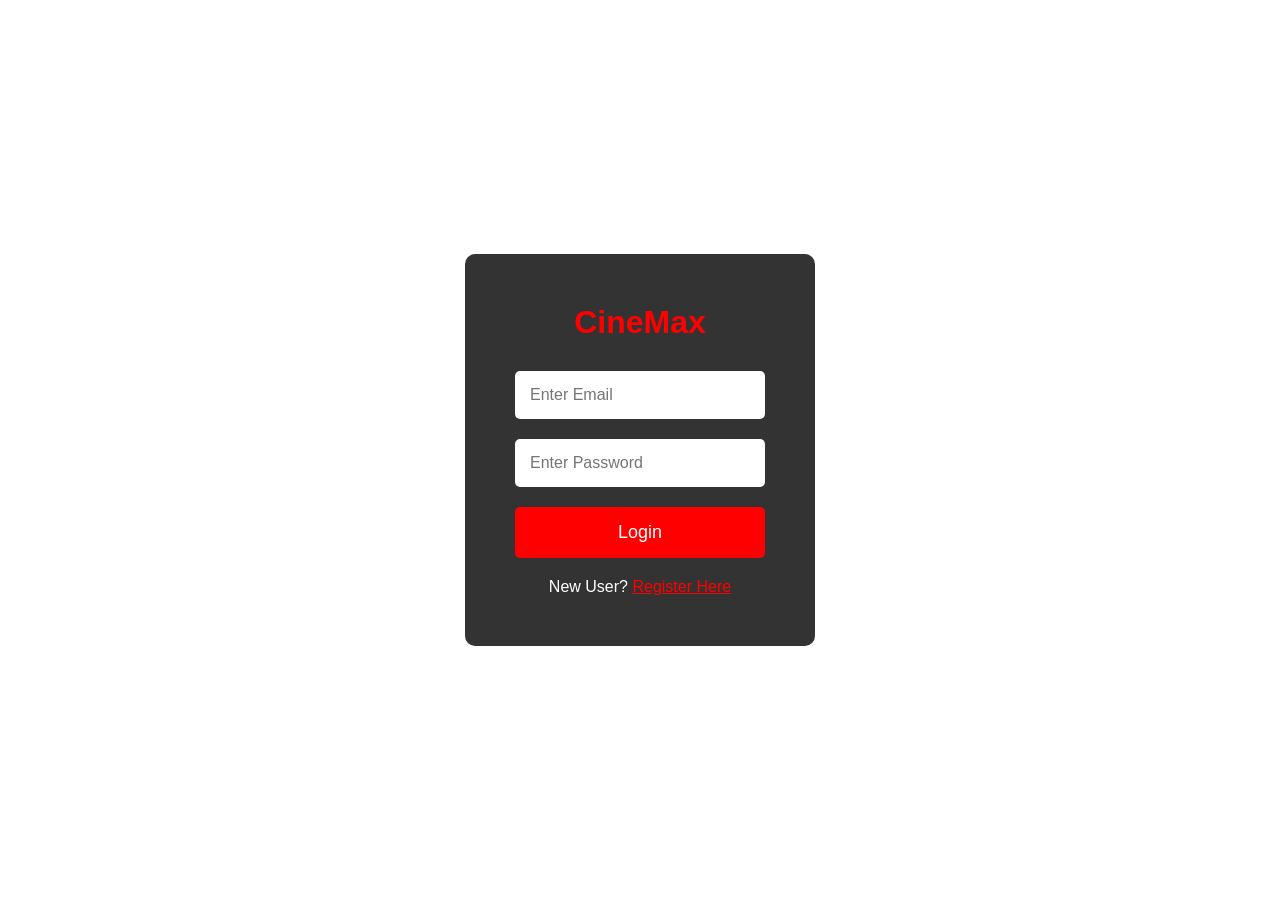
<file: index.html>
<!DOCTYPE html>

<html lang="en">

<head>

    <meta charset="UTF-8">

    <meta name="viewport"
    content="width=device-width, initial-scale=1.0">

    <title>CineMax</title>

    <link rel="stylesheet"
    href="css/style.css">

</head>

<body>
    <div id="loader">

    <h1 class="loader-logo">

        CineMax

    </h1>

    <div class="loader-spinner">

    </div>

    <p>

        Loading Entertainment...

    </p>

</div>

<header class="navbar">

    <h1>CineMax</h1>

    <div class="search-container">

        <input type="text"
        placeholder="Search Movies..."
        class="search-bar">

        <div class="search-results">

        </div>

    </div>

    <div class="nav-right">

        <h3 id="welcomeUser">

        </h3>

        <div class="menu-container">

            <div class="menu-icon"

            onclick="toggleCategories()">

                ☰

            </div>

        </div>

    </div>

</header>

<div class="categories-popup"

id="categoriesPopup">

<div id="adminMenu"

onclick=
"window.location.href='admin.html'">

    ⚙ Admin

</div>

<p id="profileMenu"

onclick=
"window.location.href='profile.html'">

    👤 User Profile

</p>

<p id="subscriptionMenu"

onclick=
"window.location.href='subscription.html'">

    💎 Subscription

</p>

<p id="categoriesMenu"

onclick="toggleCategoryList()">

    🎬 Categories ▼

</p>

<div id="categoryList"

style="display:none;">

    <p onclick="loadCategory('All')">

        All

    </p>

    <p onclick="loadCategory('Action')">

        Action

    </p>

    <p onclick="loadCategory('Thriller')">

        Thriller

    </p>

    <p onclick="loadCategory('Sci-Fi')">

        Sci-Fi

    </p>


    <p onclick="loadCategory('Music')">

        Music

    </p>


    <p onclick="loadCategory('Fantasy')">

        Fantasy

    </p>

</div>

<p id="watchlistMenu"

onclick=
"window.location.href='watchlist.html'">

    ❤️ Watchlist

</p>

<p id="downloadMenu"

onclick=
"window.location.href='downloads.html'">

    ⬇ Download

</p>

<p onclick="logoutUser()">

    🚪 Logout

</p>

</div>

<section class="hero-section">

    <div class="hero-content">

        <h1>Welcome To CineMax</h1>

        <p>

            Unlimited Movies,
            TV Shows and Entertainment

        </p>
        <button class="hero-btn"

onclick=
"window.location.href='recent.html'">

    Recently Watched

</button>

    </div>

</section>

<h1 class="section-title">

    Trending Now

</h1>

<section class="movies-container"

id="moviesContainer">

</section>

<div class="footer">

    <h2>CineMax</h2>

    <p>

        Unlimited Movies, TV Shows and Premium Entertainment.

    </p>

    <div class="footer-links">

        <a href="#">Home</a>

        <a href="#">Movies</a>

        <a href="#">TV Shows</a>

        <a href="#">Subscription</a>

        <a href="#">Support</a>

    </div>

    <p class="copyright">

        © 2026 CineMax. All Rights Reserved.

    </p>

</div>

<script src="js/script.js"></script>

<script>

const token =
localStorage.getItem("token");

if(!token){

    window.location.replace(
    "login.html"
    );
}

fetch(
"https://cinemax-1-5ql6.onrender.com/movies/all"
)

.then(response => response.json())

.then(movies => {

    const container =

    document.getElementById(
    "moviesContainer"
    );

    container.innerHTML = "";

    movies.forEach(function(movie){

        container.innerHTML += `

        <div class="movie-card"

        onclick="openMovie(

        '${movie.title}',

        '${movie.image}',

        '${movie.info}',

        '${movie.description}',

        '${movie.trailer}'

        )">

            <img src="images/${movie.image}">

            <div class="play-btn">

                ▶

            </div>

            <h2>

                ${movie.title}

            </h2>

            <p>

                ${movie.info}

            </p>

            <button class="watch-btn">

                Watch Now

            </button>

            <button class="watchlist-btn"

            onclick="event.stopPropagation();

            addToWatchlist(

            '${movie.title}',

            '${movie.image}'

            )">

                + Watchlist

            </button>

        </div>

        `;
    });

});

</script>
<script>

window.addEventListener(

"load",

function(){

setTimeout(function(){

document.getElementById(
"loader"
).style.opacity = "0";

setTimeout(function(){

document.getElementById(
"loader"
).style.display = "none";

},500);

},2500);

});

</script>
<div id="toast">

</div>
</body>

</html>
</file>
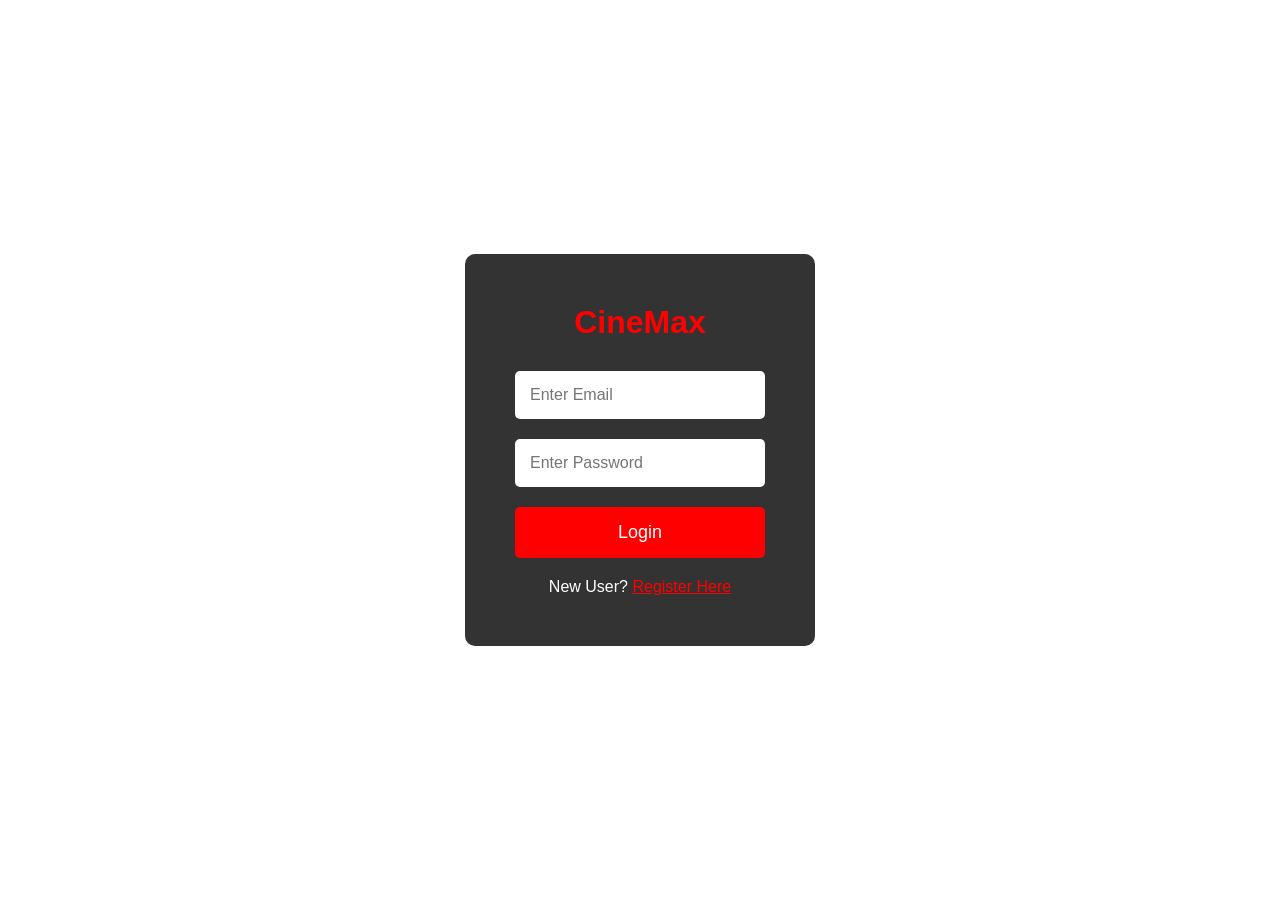
<file: admin.html>
<!DOCTYPE html>

<html lang="en">

<head>

<meta charset="UTF-8">

<meta name="viewport"
content="width=device-width, initial-scale=1.0">

<title>Admin Panel</title>

<link rel="stylesheet"
href="css/style.css">

</head>

<body class="admin-page">

    <div class="global-back-btn"

onclick="history.back()">

←

</div>

<h1 class="admin-title">
    CineMax Admin Panel
</h1>

<div class="admin-form">

<input type="text"
id="title"
placeholder="Movie Title">

<input type="text"
id="image"
placeholder="Image Path">

<input type="text"
id="info"
placeholder="Movie Info">

<input type="text"
id="category"
placeholder="Category">

<input type="text"
id="trailer"
placeholder="Trailer Link">

<textarea

id="description"

placeholder="Movie Description"></textarea>

<button onclick="addMovie()">

<span id="buttonText">

    Add Movie

</span>

</button>

<button

onclick="clearForm()"

class="clear-btn">

    Clear All

</button>

</div>

<h2 class="movie-list-title">

    All Movies

</h2>

<input

type="text"

id="adminSearch"

placeholder="Search Movie"

onkeyup="searchMovies()"

class="admin-search">

<div id="adminMovieList">

</div>

<script>
    const role =

localStorage.getItem(
"role"
);

if(role !== "admin"){

    alert(
    "Access Denied"
    );

    window.location.href =
    "index.html";
}

let editingMovieId = null;

function addMovie(){

    const movie = {

        title:
        document.getElementById(
        "title"
        ).value,

        image:
        document.getElementById(
        "image"
        ).value,

        info:
        document.getElementById(
        "info"
        ).value,

        category:
        document.getElementById(
        "category"
        ).value,

        trailer:
        document.getElementById(
        "trailer"
        ).value,

        description:
        document.getElementById(
        "description"
        ).value
    };

    fetch(

editingMovieId === null

?

"https://cinemax-1-5ql6.onrender.com/movies/add"

:

"https://cinemax-1-5ql6.onrender.com/movies/update/"
+ editingMovieId,

{

    method:

    editingMovieId === null

    ?

    "POST"

    :

    "PUT",

        headers:{
            "Content-Type":
            "application/json"
        },

        body:JSON.stringify(movie)
    })

    .then(response => response.text())

    .then(data => {

        alert(data);

        loadMovies();

        document.getElementById(
"title"
).value = "";

document.getElementById(
"image"
).value = "";

document.getElementById(
"info"
).value = "";

document.getElementById(
"category"
).value = "";

document.getElementById(
"trailer"
).value = "";

document.getElementById(
"description"
).value = "";

editingMovieId = null;

document.getElementById(
"buttonText"
).innerText =

"Add Movie";

    });

}

function loadMovies(){

    fetch(
    "https://cinemax-1-5ql6.onrender.com/movies/all"
    )

    .then(response => response.json())

    .then(movies => {

        const container =
        document.getElementById(
        "adminMovieList"
        );

        container.innerHTML = "";

        movies.forEach(function(movie){

            container.innerHTML += `

            <div class="admin-movie-card">

                <span>

                    ${movie.title}

                </span>

                <div>

<button

onclick="editMovie(

${movie.id},

'${movie.title}',

'${movie.image}',

'${movie.info}',

'${movie.category}',

'${movie.trailer}',

'${movie.description}'

)">

Edit

</button>

<button

onclick="deleteMovie(
${movie.id}
)">

Delete

</button>

</div>

            </div>

            `;
        });

    });

}
function deleteMovie(id){

    fetch(

    "https://cinemax-1-5ql6.onrender.com/movies/delete/"
    + id,

    {

        method:"DELETE"
    })

    .then(response => response.text())

    .then(data => {

        alert(data);

        loadMovies();

    });

}
function editMovie(

id,
title,
image,
info,
category,
trailer,
description

){

    editingMovieId = id;

    document.getElementById(
    "title"
    ).value = title;

    document.getElementById(
    "image"
    ).value = image;

    document.getElementById(
    "info"
    ).value = info;

    document.getElementById(
    "category"
    ).value = category;

    document.getElementById(
    "trailer"
    ).value = trailer;

    document.getElementById(
    "description"
    ).value = description;

    document.getElementById(
    "buttonText"
    ).innerText =

    "Update Movie";
}

loadMovies();

function searchMovies(){

    const searchText =

    document.getElementById(
    "adminSearch"
    ).value.toLowerCase();

    const cards =

    document.querySelectorAll(
    ".admin-movie-card"
    );

    cards.forEach(function(card){

        const title =

card.querySelector(
"span"
).innerText.toLowerCase();

        if(title.includes(searchText)){

            card.style.display = "flex";
        }

        else{

            card.style.display = "none";
        }

    });

}
function clearForm(){

    document.getElementById(
    "title"
    ).value = "";

    document.getElementById(
    "image"
    ).value = "";

    document.getElementById(
    "info"
    ).value = "";

    document.getElementById(
    "category"
    ).value = "";

    document.getElementById(
    "trailer"
    ).value = "";

    document.getElementById(
    "description"
    ).value = "";

    editingMovieId = null;

    document.getElementById(
    "buttonText"
    ).innerText =

    "Add Movie";
}

</script>

</body>

</html>
</file>
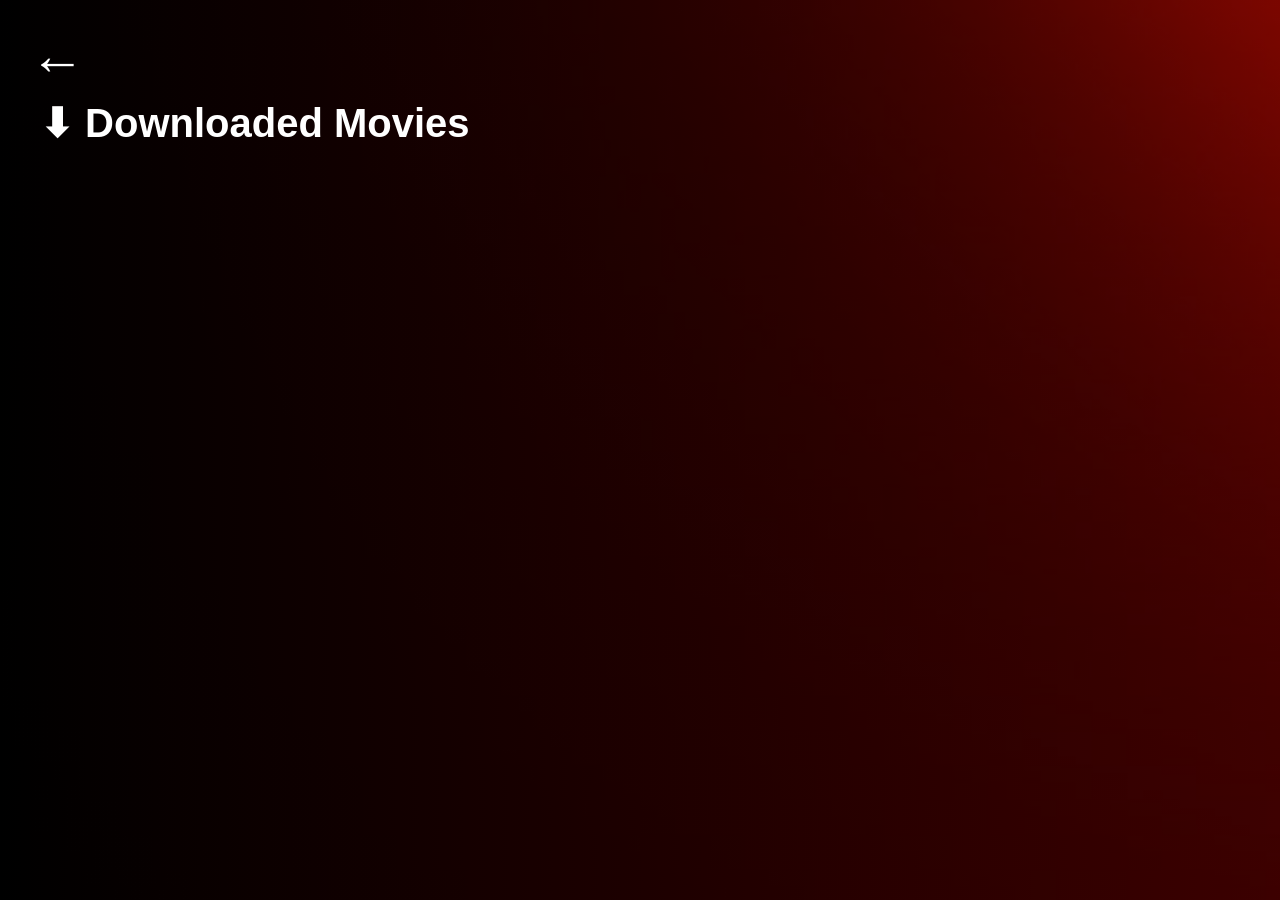
<file: downloads.html>
<!DOCTYPE html>

<html lang="en">

<head>

    <meta charset="UTF-8">

    <meta name="viewport"
    content="width=device-width, initial-scale=1.0">

    <title>Downloads</title>

    <link rel="stylesheet"
    href="css/style.css">

</head>

<body class="movie-page">
    <div class="global-back-btn"

onclick="history.back()">

←

</div>

    <h1 class="recommend-title">
        ⬇ Downloaded Movies
    </h1>

    <div class="recommend-container"
    id="downloadContainer">

    </div>

<script>

fetch("https://cinemax-1-5ql6.onrender.com/downloads/all")

.then(response => response.json())

.then(downloads => {

    const container =
    document.getElementById(
    "downloadContainer"
    );

    if(downloads.length === 0){

        container.innerHTML =
        "<h2>No Downloaded Movies</h2>";
    }

    downloads.forEach(function(movie){

        container.innerHTML += `

        <div class="watchlist-card">

            <img src="${movie.movieImage}">

            <p>${movie.movieTitle}</p>

            <button class="watchlist-watch-btn"

            onclick="openDownloadMovie(
            '${movie.movieTitle}',
            '${movie.movieImage}'
            )">

                ▶ Watch

            </button>

            <button class="delete-btn"

            onclick="removeDownloadMovie(
            ${movie.id}
            )">

                🗑 Delete

            </button>

        </div>

        `;
    });

});

function openDownloadMovie(title, image){

    localStorage.setItem(
        "movieTitle",
        title
    );

    localStorage.setItem(
        "movieImage",
        image
    );

    window.location.href =
        "movie.html";
}

function removeDownloadMovie(id){

    fetch(

        "https://cinemax-1-5ql6.onrender.com/downloads/delete/" + id,

        {

            method:"DELETE"
        }

    )

    .then(response => response.text())

    .then(data => {

        location.reload();
    });
}

</script>

</body>

</html>
</file>
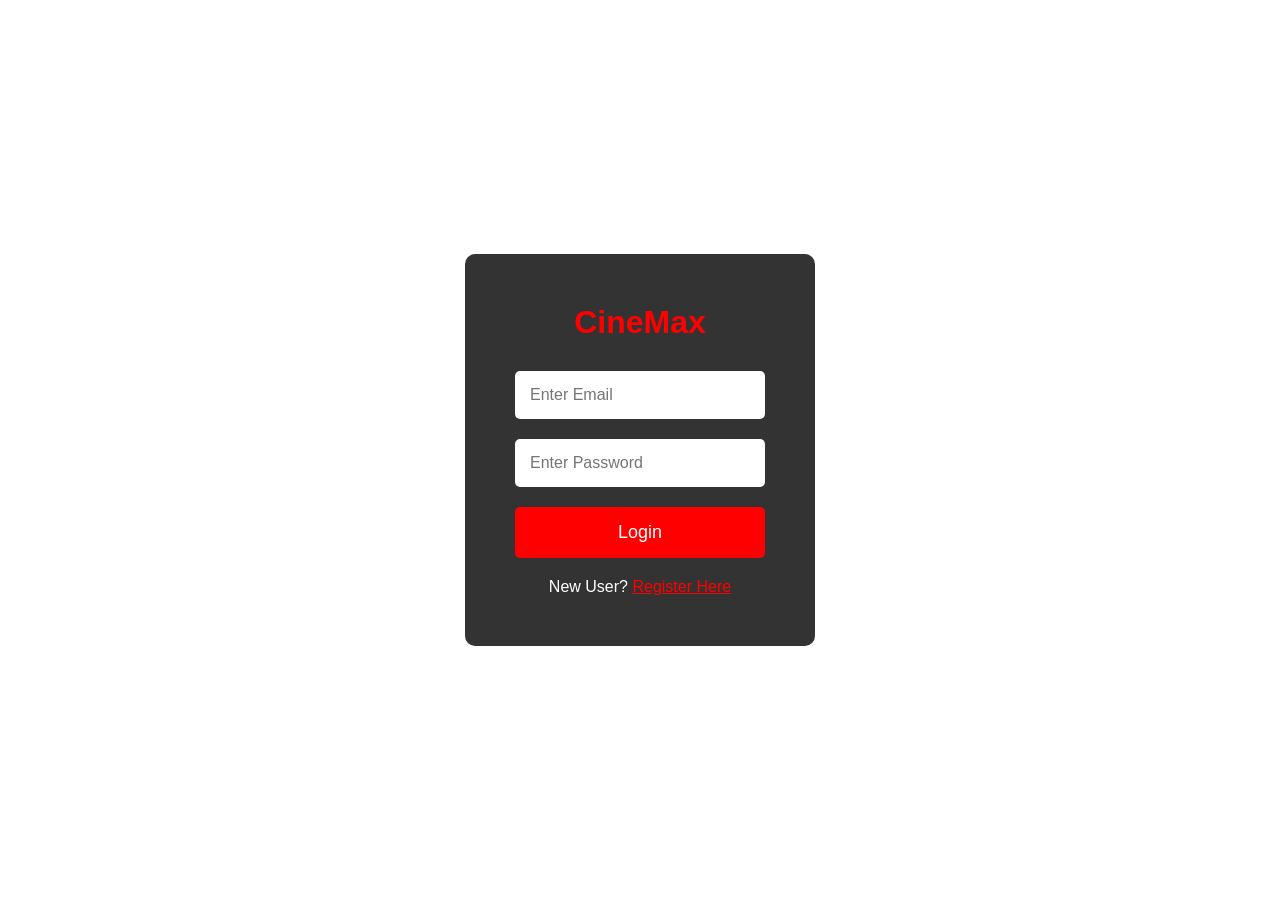
<file: login.html>
<!DOCTYPE html>
<html lang="en">

<head>
    <meta charset="UTF-8">
    <meta name="viewport" content="width=device-width, initial-scale=1.0">
    <title>Login - CineMax</title>

    <link rel="stylesheet" href="css/style.css">
</head>

<body class="login-body">

    <div class="login-container">

        <h1>CineMax</h1>

        <form id="loginForm">

            <input type="email"
                   id="loginEmail"
                   placeholder="Enter Email"
                   required>

            <input type="password"
                   id="loginPassword"
                   placeholder="Enter Password"
                   required>

            <button type="submit">
                Login
            </button>

            <p style="text-align:center; margin-top:20px; color:white;">
                New User?

                <a href="register.html" style="color:red;">
                    Register Here
                </a>
            </p>

        </form>

    </div>

    <script src="js/script.js"></script>

</body>

</html>
</file>
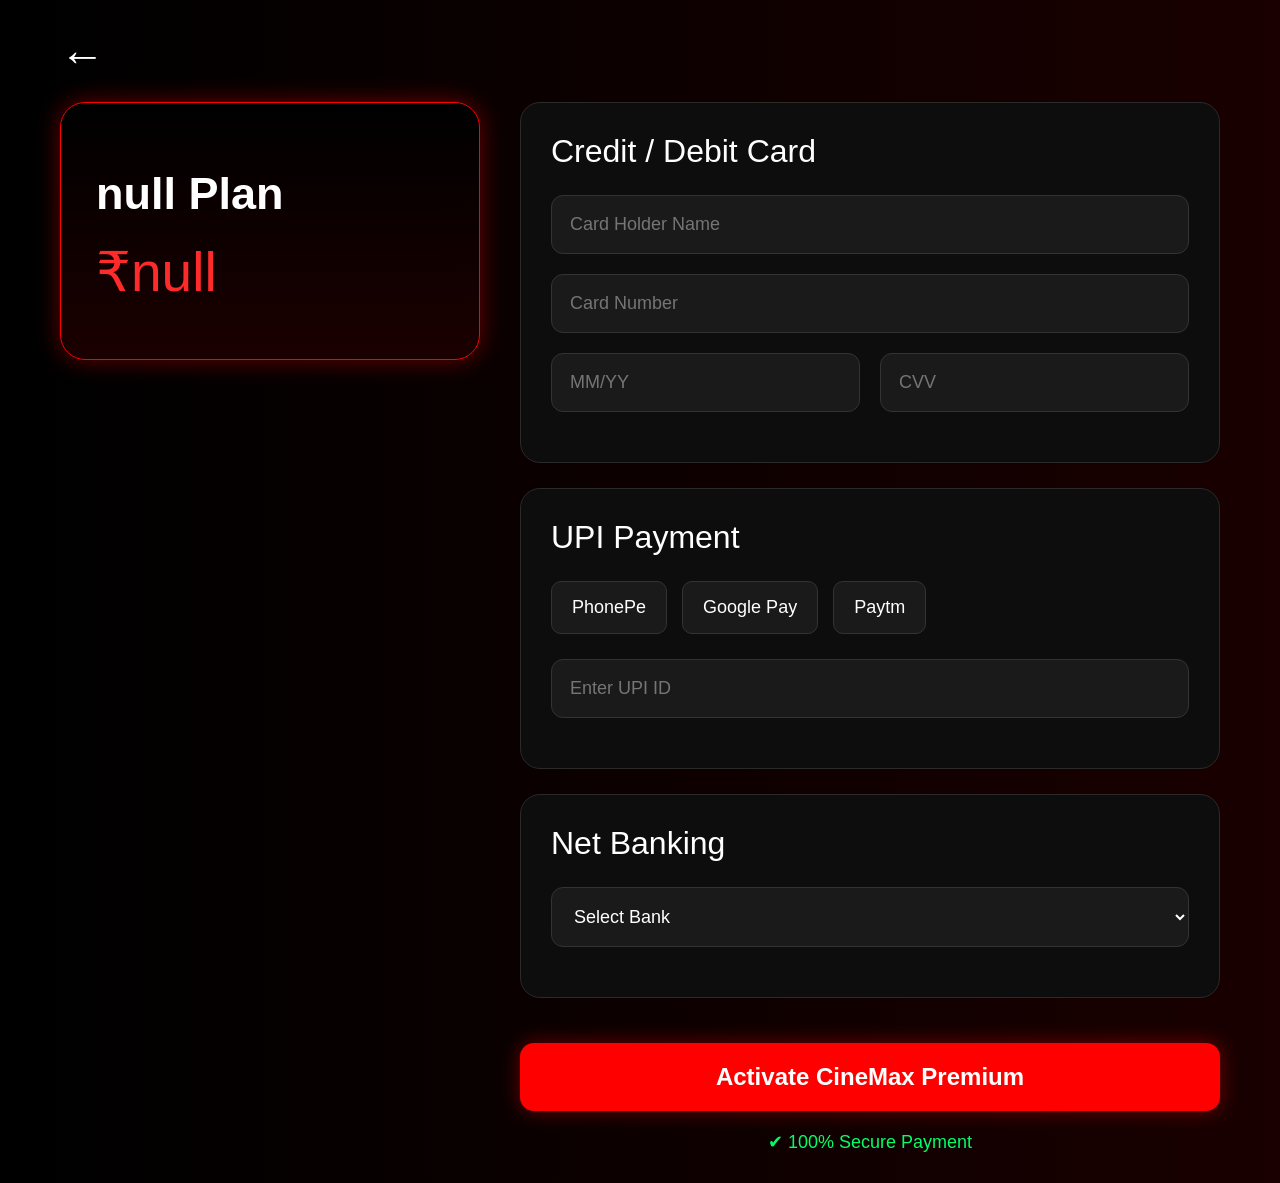
<file: payment.html>
<!DOCTYPE html>

<html lang="en">

<head>

<meta charset="UTF-8">

<meta name="viewport"
content="width=device-width, initial-scale=1.0">

<title>CineMax Payment</title>

<style>

body{

    margin:0;
    padding:0;
    background:black;
    color:white;
    font-family:Arial, sans-serif;
}

.payment-page{

    min-height:100vh;

    background:
    linear-gradient(
    to right,
    #000000,
    #1a0000
    );

    padding:30px 60px;
}

.back-btn{

    font-size:45px;
    cursor:pointer;
    margin-bottom:20px;
}

.payment-layout{

    display:flex;

    gap:40px;

    align-items:flex-start;
}

/* LEFT */

.plan-summary{

    width:30%;

    background:
    linear-gradient(
    to bottom,
    rgba(0,0,0,0.9),
    rgba(30,0,0,0.9)
    );

    border:1px solid red;

    border-radius:25px;

    padding:35px;

    position:sticky;

    top:20px;

    box-shadow:
    0 0 25px rgba(255,0,0,0.4);
}

.plan-summary h1{

    font-size:45px;

    margin-bottom:15px;
}

.plan-price{

    font-size:55px;

    color:#ff2b2b;

    margin:20px 0;
}

.plan-summary p{

    color:#ccc;

    font-size:20px;

    margin:15px 0;
}

/* RIGHT */

.payment-section{

    flex:1;
}

.payment-box{

    background:#0d0d0d;

    border:1px solid #2a2a2a;

    border-radius:20px;

    padding:30px;

    margin-bottom:25px;

    transition:0.3s;
}

.payment-box:hover{

    border:1px solid red;

    box-shadow:
    0 0 20px rgba(255,0,0,0.3);
}

.payment-title{

    font-size:32px;

    margin-bottom:25px;
}

.input-box{

    width:100%;

    box-sizing:border-box;

    padding:18px;

    margin-bottom:20px;

    background:#1a1a1a;

    border:1px solid #333;

    border-radius:12px;

    color:white;

    font-size:18px;

    outline:none;
}

.input-box:focus{

    border:1px solid red;
}

.row{

    display:flex;

    gap:20px;
}

.pay-btn{

    width:100%;

    padding:20px;

    background:red;

    border:none;

    border-radius:14px;

    color:white;

    font-size:24px;

    font-weight:bold;

    cursor:pointer;

    transition:0.3s;

    margin-top:20px;

    box-shadow:
    0 0 20px rgba(255,0,0,0.4);
}

.pay-btn:hover{

    background:#cc0000;

    transform:translateY(-3px);

    box-shadow:
    0 0 30px red;
}

.secure{

    text-align:center;

    color:#00ff66;

    margin-top:20px;

    font-size:18px;
}

.upi-apps{

    display:flex;

    gap:15px;

    margin-bottom:25px;
}

.upi{

    background:#1a1a1a;

    padding:15px 20px;

    border-radius:10px;

    border:1px solid #333;

    font-size:18px;
}

@media(max-width:1000px){

.payment-layout{

    flex-direction:column;
}

.plan-summary{

    width:100%;
}

}

</style>

</head>

<body>
    

<div class="payment-page">

<div class="back-btn"

onclick=
"window.location.href='subscription.html'">

←

</div>

<div class="payment-layout">

<!-- LEFT -->

<div class="plan-summary">

<h1 id="planName">

</h1>

<div class="plan-price"

id="planPrice">

</div>
<p id="feature1"></p>

<p id="feature2"></p>

<p id="feature3"></p>

<p id="feature4"></p>

<p id="feature5"></p>

</div>

<!-- RIGHT -->

<div class="payment-section">

<!-- CARD -->

<div class="payment-box">

<div class="payment-title">

Credit / Debit Card

</div>

<input type="text"

placeholder="Card Holder Name"

class="input-box">

<input type="text"

placeholder="Card Number"

class="input-box">

<div class="row">

<input type="text"

placeholder="MM/YY"

class="input-box">

<input type="password"

placeholder="CVV"

class="input-box">

</div>

</div>

<!-- UPI -->

<div class="payment-box">

<div class="payment-title">

UPI Payment

</div>

<div class="upi-apps">

<div class="upi">

PhonePe

</div>

<div class="upi">

Google Pay

</div>

<div class="upi">

Paytm

</div>

</div>

<input type="text"

placeholder="Enter UPI ID"

class="input-box">

</div>

<!-- NET BANKING -->

<div class="payment-box">

<div class="payment-title">

Net Banking

</div>

<select class="input-box">

<option>

Select Bank

</option>

<option>

SBI

</option>

<option>

HDFC

</option>

<option>

ICICI

</option>

<option>

Axis Bank

</option>

</select>

</div>

<button class="pay-btn"

onclick="paymentSuccess()">

Activate CineMax Premium

</button>

<div class="secure">

✔ 100% Secure Payment

</div>

</div>

</div>

</div>

<script>

const plan =

localStorage.getItem(
"selectedPlan"
);

const price =

localStorage.getItem(
"selectedPrice"
);

document.getElementById(
"planName"
).innerHTML =
plan + " Plan";

document.getElementById(
"planPrice"
).innerHTML =
"₹" + price;

if(plan === "Super"){

document.getElementById(
"feature1"
).innerHTML =
"✔ Full HD Streaming";

document.getElementById(
"feature2"
).innerHTML =
"✔ 2 Devices";

document.getElementById(
"feature3"
).innerHTML =
"✔ TV + Laptop Support";

document.getElementById(
"feature4"
).innerHTML =
"✔ Dolby Atmos Audio";

document.getElementById(
"feature5"
).innerHTML =
"✔ Ad Free Experience";

}

else if(plan === "Premium"){

document.getElementById(
"feature1"
).innerHTML =
"✔ 4K Ultra HD";

document.getElementById(
"feature2"
).innerHTML =
"✔ 4 Devices";

document.getElementById(
"feature3"
).innerHTML =
"✔ TV + Laptop Support";

document.getElementById(
"feature4"
).innerHTML =
"✔ Dolby Vision + Atmos";

document.getElementById(
"feature5"
).innerHTML =
"✔ Ultimate Premium Access";

}

function paymentSuccess(){

    alert(
    plan + " Plan Activated ✔"
    );

    window.location.href =
    "subscription.html";
}

</script>

</body>

</html>
</file>
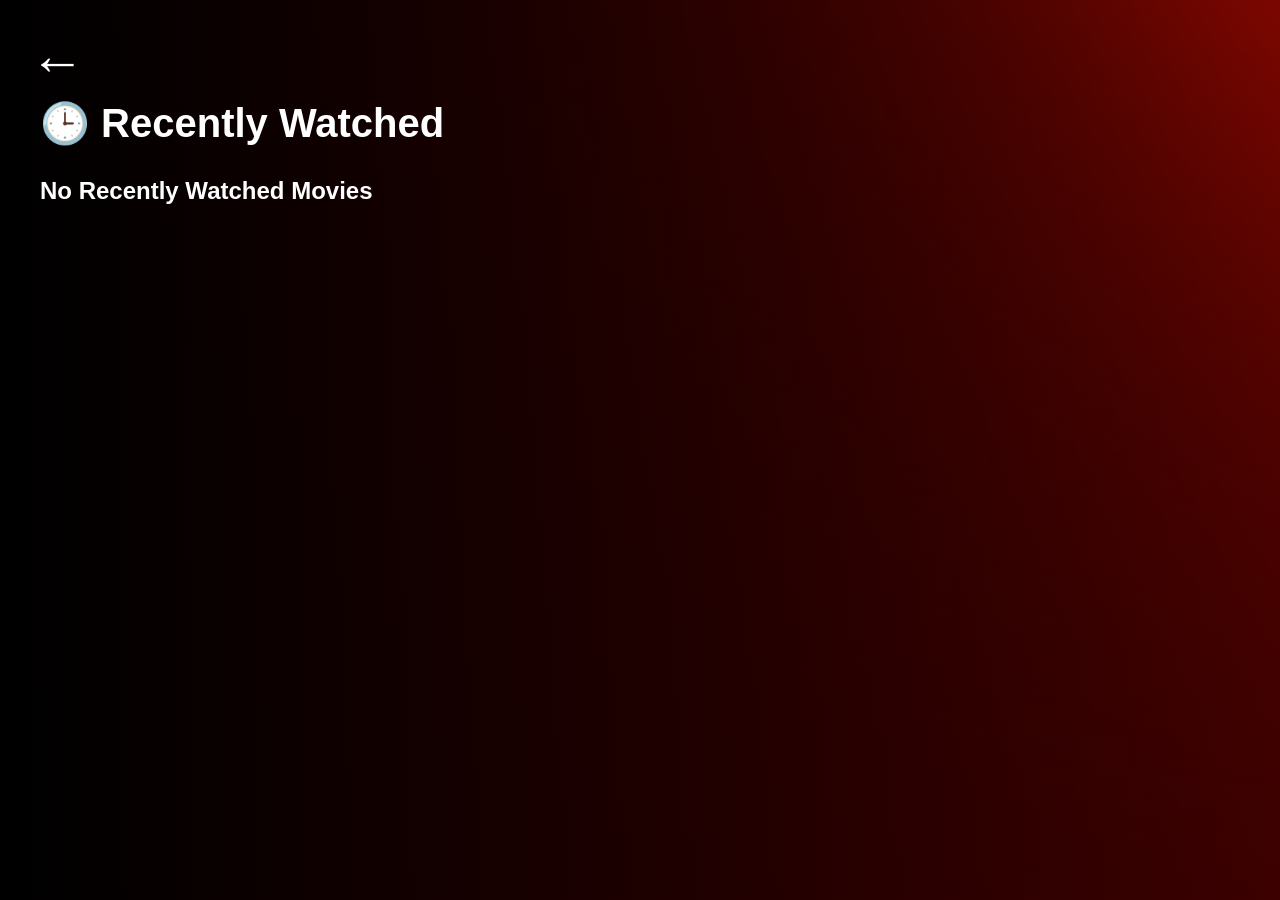
<file: recent.html>
<!DOCTYPE html>

<html lang="en">

<head>

    <meta charset="UTF-8">

    <meta name="viewport"
    content="width=device-width, initial-scale=1.0">

    <title>Recently Watched</title>

    <link rel="stylesheet"
    href="css/style.css">

</head>

<body class="movie-page">
    <div class="global-back-btn"

onclick="history.back()">

←

</div>


    <h1 class="recommend-title">
        🕒 Recently Watched
    </h1>

    <div class="recommend-container"
    id="recentContainer">

    </div>

<script>

const recentMovies =
JSON.parse(
localStorage.getItem("recentMovies")
) || [];

const container =
document.getElementById(
"recentContainer"
);

if(recentMovies.length === 0){

    container.innerHTML =
    "<h2>No Recently Watched Movies</h2>";
}

recentMovies.forEach(function(movie, index){

    container.innerHTML += `

    <div class="watchlist-card">

        <img src="images/${movie.image}">

        <p>${movie.title}</p>

       <button class="watchlist-watch-btn"

onclick="openRecentMovie(
'${movie.title}',
'${movie.image}'
)">

    ▶ Watch

</button>

<button class="delete-btn"

onclick="deleteRecentMovie(
${index}
)">

    🗑 Delete

</button>

    </div>

    `;
});

function openRecentMovie(title, image){

    let recentMovies =

    JSON.parse(

    localStorage.getItem(
    "recentMovies"
    )

    ) || [];

    recentMovies =

    recentMovies.filter(function(movie){

        return movie.title !== title;
    });

    recentMovies.unshift({

        title:title,

        image:image
    });

    localStorage.setItem(

    "recentMovies",

    JSON.stringify(recentMovies)

    );

    localStorage.setItem(
    "movieTitle",
    title
    );

    localStorage.setItem(
    "movieImage",
    image
    );

    window.location.href =
    "movie.html";
}
function deleteRecentMovie(index){

    recentMovies.splice(index,1);

    localStorage.setItem(

    "recentMovies",

    JSON.stringify(recentMovies)

    );

    location.reload();
}

</script>

</body>

</html>
</file>
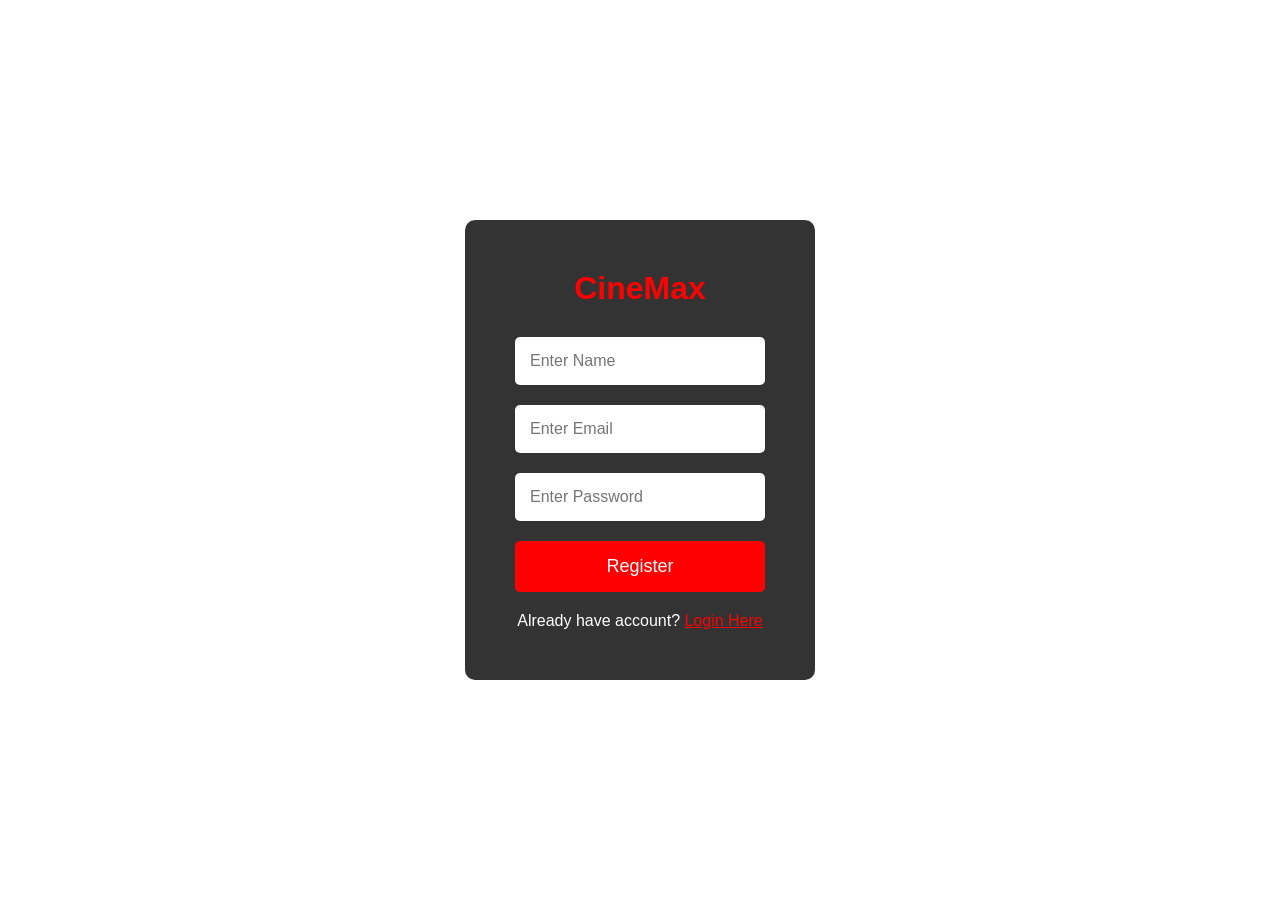
<file: register.html>
<!DOCTYPE html>
<html lang="en">

<head>
    <meta charset="UTF-8">
    <meta name="viewport" content="width=device-width, initial-scale=1.0">
    <title>Register - CineMax</title>

    <link rel="stylesheet" href="css/style.css">
</head>

<body class="login-body">

    <div class="login-container">

        <h1>CineMax</h1>

        <form id="registerForm">

            <input type="text" id="name" placeholder="Enter Name" required>

            <input type="email" id="email" placeholder="Enter Email" required>

            <input type="password" id="password" placeholder="Enter Password" required>

            <button type="submit">
                Register
            </button>

            <p style="text-align:center; margin-top:20px; color:white;">
                Already have account?

                <a href="login.html" style="color:red;">
                    Login Here
                </a>
            </p>

        </form>

    </div>

    <script src="js/script.js"></script>

</body>

</html>
</file>
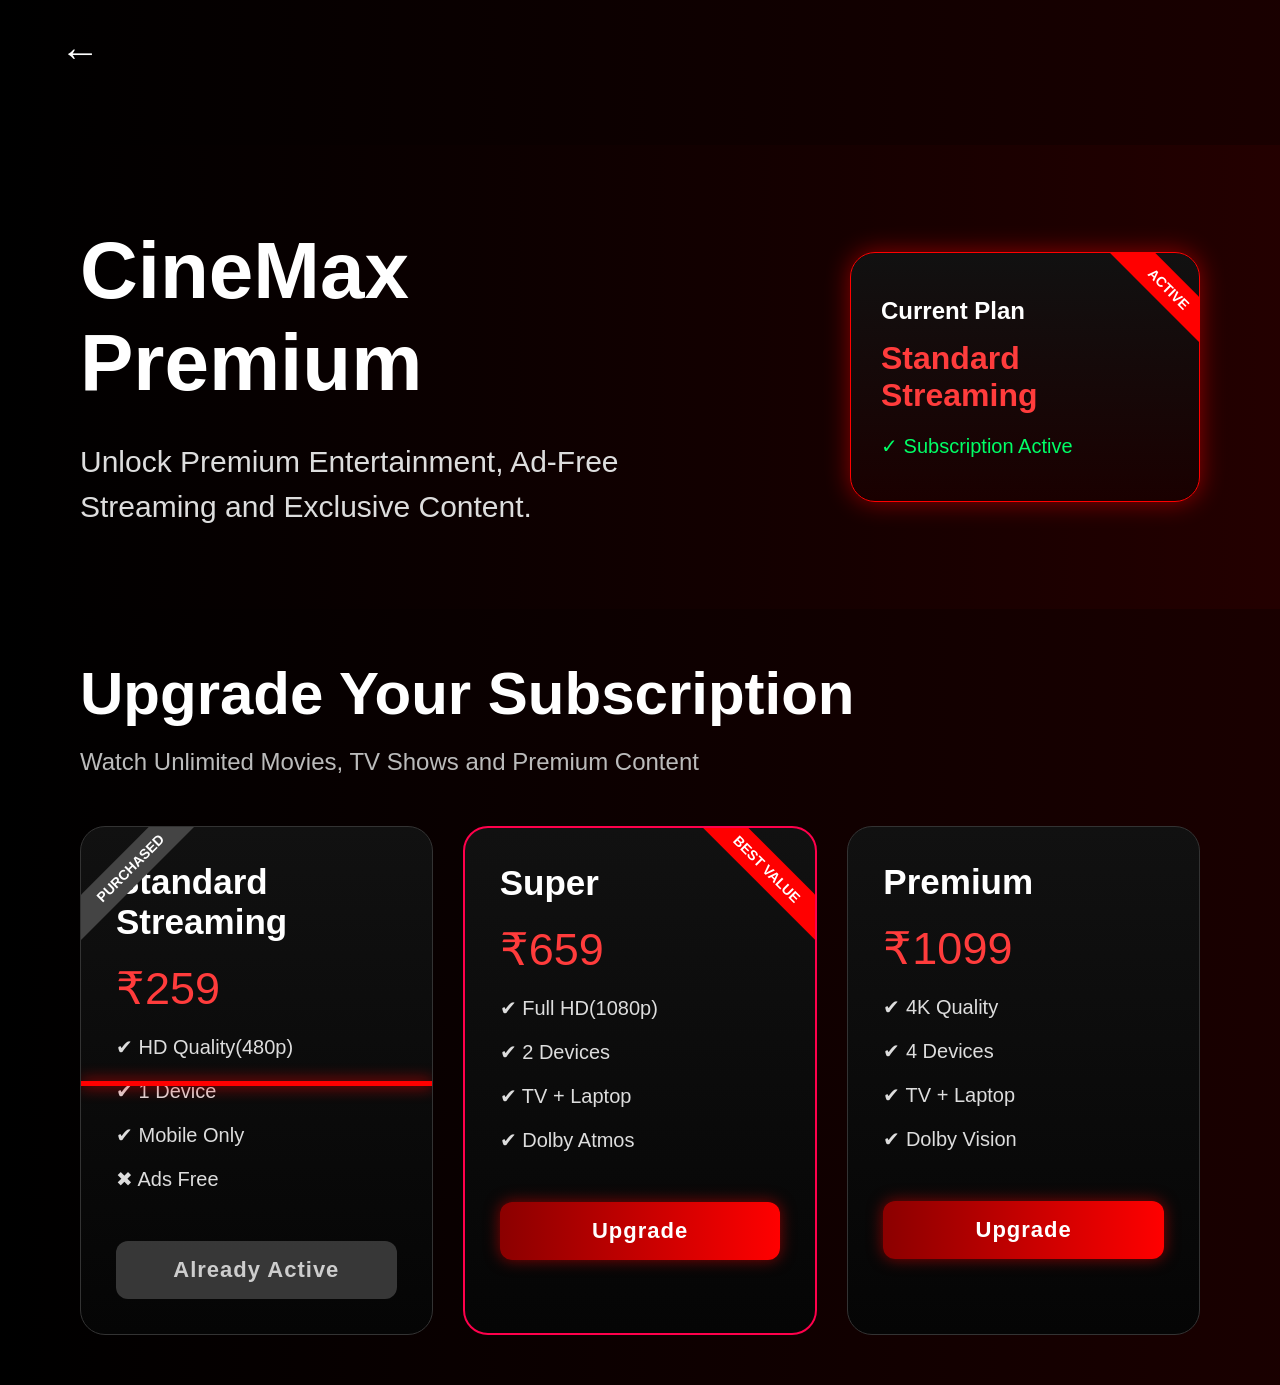
<file: subscription.html>
<!DOCTYPE html>

<html lang="en">

<head>

<meta charset="UTF-8">

<meta name="viewport"
content="width=device-width, initial-scale=1.0">

<title>CineMax Subscription</title>

<link rel="stylesheet"
href="css/style.css">

<style>

body{

    margin:0;

    padding:0;

    background:black;

    color:white;

    font-family:Arial, sans-serif;
}

.subscription-page{

    min-height:100vh;

    background:
    linear-gradient(

    to right,

    rgba(0,0,0,0.95),

    rgba(30,0,0,0.85)

    );
}

.top-bar{

    display:flex;

    justify-content:space-between;

    align-items:center;

    padding:30px 60px;
}

.back-btn{

    font-size:40px;

    cursor:pointer;
}

.language-btn{

    background:#1e1e1e;

    color:white;

    border:none;

    padding:15px 25px;

    border-radius:10px;

    font-size:18px;

    cursor:pointer;
}

.subscription-container{

    padding:50px 80px;
}

.subscription-title{

    font-size:60px;

    margin-bottom:20px;
}

.subscription-subtitle{

    color:#bbb;

    font-size:24px;

    margin-bottom:50px;
}

.plan-container{

    display:flex;

    gap:30px;

    flex-wrap:wrap;
}

.plan-card{

    flex:1;

    min-width:280px;

    background:

    linear-gradient(

    to bottom,

    #111,

    #050505

    );

    border:1px solid #333;

    border-radius:25px;

    padding:35px;

    transition:0.4s;

    position:relative;

    overflow:hidden;
}
.plan-card:hover{

    transform:translateY(-10px);

    box-shadow:

    0 0 30px red;

    border:1px solid red;
}

.active-plan{

    border:2px solid #ff004c;
}

.plan-card h2{

    font-size:35px;
}

.price{

    font-size:45px;

    color:#ff3c3c;

    margin:20px 0;
}

.plan-card ul{

    list-style:none;

    padding:0;
}

.plan-card ul li{

    margin:20px 0;

    color:#ddd;

    font-size:20px;
}

.upgrade-btn{

    width:100%;

    padding:16px;

    margin-top:30px;

    border:none;

    border-radius:12px;

    background:

    linear-gradient(

    to right,

    #8b0000,

    #ff0000

    );

    color:white;

    font-size:22px;

    font-weight:bold;

    cursor:pointer;

    transition:0.3s;

    letter-spacing:1px;

    box-shadow:

    0 0 15px rgba(255,0,0,0.5);
}

.upgrade-btn:hover{

    transform:translateY(-3px);

    background:

    linear-gradient(

    to right,

    #ff0000,

    #cc0000

    );

    box-shadow:

    0 0 25px red;
}

</style>

</head>

<body>

<div class="subscription-page">

<div class="top-bar">

<div class="back-btn"

onclick=
"window.location.href='index.html'">

←

</div>

</div>
<div class="subscription-hero">

    <div class="hero-left">

        <h1>

            CineMax Premium

        </h1>

        <p>

            Unlock Premium Entertainment,
            Ad-Free Streaming and
            Exclusive Content.

        </p>

    </div>

    <div class="current-plan-box">

        <h2>

            Current Plan

        </h2>

        <div class="current-plan-name">

            Standard Streaming

        </div>

        <div class="plan-status">

            ✓ Subscription Active

        </div>

    </div>

</div>

<div class="subscription-container">

<h1 class="subscription-title">

Upgrade Your Subscription

</h1>

<p class="subscription-subtitle">

Watch Unlimited Movies,
TV Shows and Premium Content

</p>

<div class="plan-container">

<div class="plan-card purchased-plan">

<div class="purchased-tag">

    PURCHASED

</div>
<h2>

Standard Streaming

</h2>

<div class="price">

₹259

</div>

<ul>

<li>

✔ HD Quality(480p)

</li>

<li>

✔ 1 Device

</li>

<li>

✔ Mobile Only

</li>

<li>

✖ Ads Free

</li>

</ul>

<button class="upgrade-btn">

Already Active

</button>

</div>

<div class="plan-card active-plan">
<div class="popular-tag">

    BEST VALUE

</div>
<h2>

Super

</h2>

<div class="price">

₹659

</div>

<ul>

<li>

✔ Full HD(1080p)

</li>

<li>

✔ 2 Devices

</li>

<li>

✔ TV + Laptop

</li>

<li>

✔ Dolby Atmos

</li>

</ul>

<button class="upgrade-btn"

onclick="
goToPayment(
'Super',
'659'
)">

Upgrade

</button>

</button>

</div>

<div class="plan-card">

<h2>

Premium

</h2>

<div class="price">

₹1099

</div>

<ul>

<li>

✔ 4K Quality

</li>

<li>

✔ 4 Devices

</li>

<li>

✔ TV + Laptop

</li>

<li>

✔ Dolby Vision

</li>

</ul>

<button class="upgrade-btn"

onclick="
goToPayment(
'Premium',
'1099'
)">

Upgrade

</button>

</div>

</div>

</div>

</div>
<script>

function goToPayment(plan,price){

    localStorage.setItem(
    "selectedPlan",
    plan
    );

    localStorage.setItem(
    "selectedPrice",
    price
    );

    window.location.href =
    "payment.html";
}

</script>
</body>

</html>
</file>
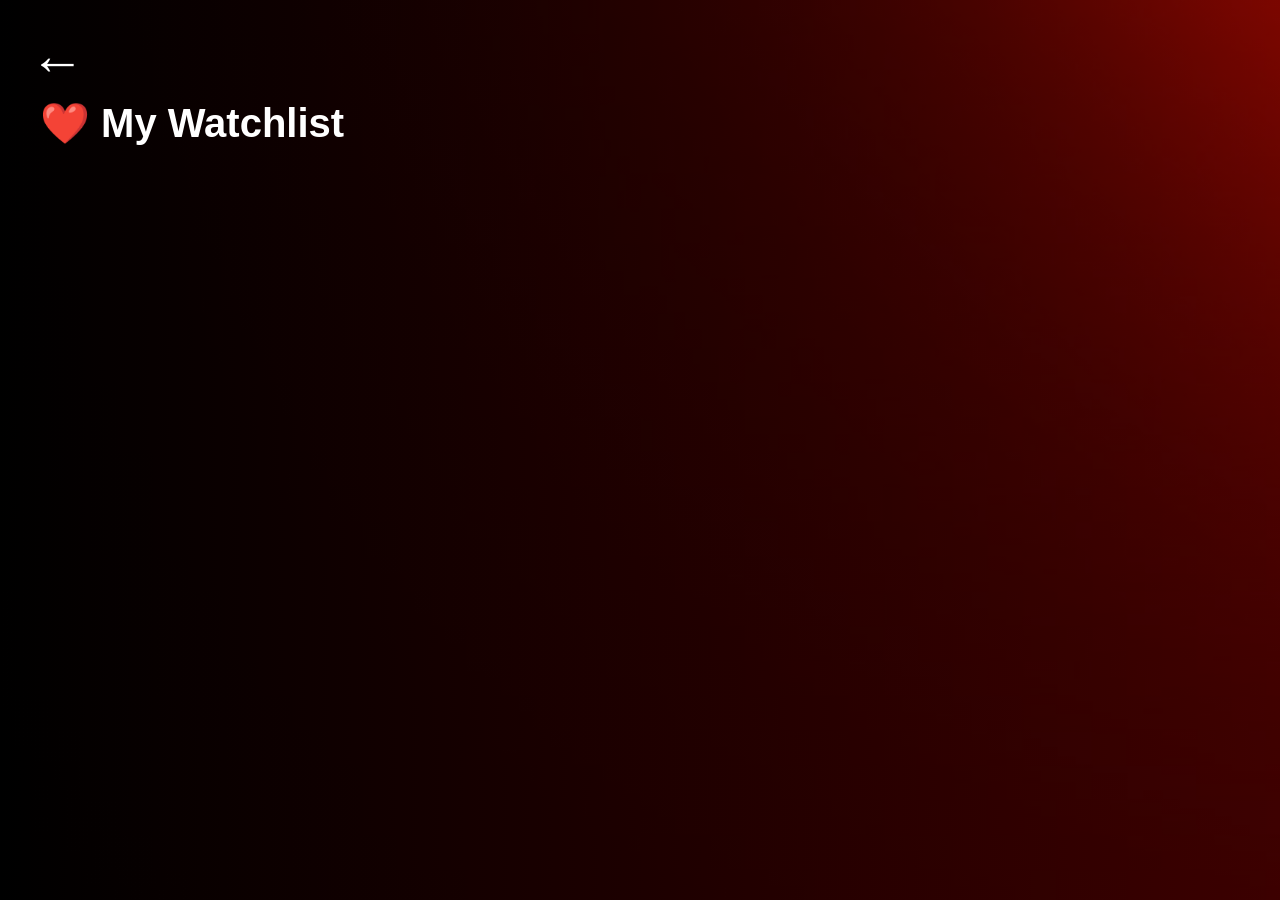
<file: watchlist.html>
<!DOCTYPE html>

<html lang="en">

<head>

<meta charset="UTF-8">

<meta name="viewport"
content="width=device-width, initial-scale=1.0">

<title>Watchlist</title>

<link rel="stylesheet"
href="css/style.css">

</head>

<body class="movie-page">
    <div class="global-back-btn"

onclick="history.back()">

←

</div>

<h1 class="recommend-title">
    ❤️ My Watchlist
</h1>

<div class="recommend-container"
id="watchlistContainer">

</div>

<script>

fetch("https://cinemax-1-5ql6.onrender.com/watchlist/all")

.then(response => response.json())

.then(watchlist => {

    const container =
    document.getElementById(
    "watchlistContainer"
    );

    if(watchlist.length === 0){

        container.innerHTML =
        "<h2>No Movies In Watchlist</h2>";
    }

    watchlist.forEach(function(movie){

        container.innerHTML += `

        <div class="watchlist-card">

            <img src="${movie.movieImage}">

            <p>${movie.movieTitle}</p>

            <button class="watchlist-watch-btn"

            onclick="openWatchMovie(
            '${movie.movieTitle}',
            '${movie.movieImage}'
            )">

                ▶ Watch

            </button>

            <button class="delete-btn"

            onclick="removeWatchlistMovie(
            ${movie.id}
            )">

                🗑 Delete

            </button>

        </div>

        `;
    });

});

function openWatchMovie(title, image){

    localStorage.setItem(
        "movieTitle",
        title
    );

    localStorage.setItem(
        "movieImage",
        image
    );

    window.location.href =
        "movie.html";
}

function removeWatchlistMovie(id){

    fetch(

        "https://cinemax-1-5ql6.onrender.com/watchlist/delete/" + id,

        {

            method:"DELETE"
        }

    )

    .then(response => response.text())

    .then(data => {

        location.reload();
    });
}

</script>

</body>

</html>
</file>
<file: css/style.css>
*{
    margin:0;
    padding:0;
    box-sizing:border-box;
    font-family:Arial;
}

body{
    background:black;
    color:white;
}

.navbar{

    display:flex;

    align-items:center;

    justify-content:space-between;

    padding:20px 50px;

    background:rgba(0,0,0,0.7);

    position:sticky;

    top:0;

    width:100%;

    z-index:1000;
}

.search-bar{
    width:300px;
    padding:12px 20px;
    border:none;
    border-radius:30px;
    outline:none;
    font-size:16px;
}

.logo{
    color:red;
    font-size:35px;
    font-weight:bold;
}

.nav-links{
    display:flex;
    list-style:none;
    gap:30px;
}

.nav-links li{
    cursor:pointer;
}


.login-btn{
    background:red;
    color:white;
    border:none;
    padding:10px 20px;
    border-radius:5px;
    cursor:pointer;
}

.hero{

    height:100vh;

    background:url('https://images.unsplash.com/photo-1489599849927-2ee91cede3ba')
    center/cover no-repeat;

    display:flex;

    align-items:center;

    padding-left:60px;

    margin-top:-60px;
}
.hero-content{

    margin-top:-80px;
}

.hero-content h1{
    font-size:60px;
    width:600px;
}

.hero-content p{
    margin-top:40px;
    font-size:22px;
}

.watch-btn,
.watchlist-btn{

    width:80%;

    height:55px;

    margin-top:15px;

    border:none;

    border-radius:12px;

    background:red;

    color:white;

    font-size:18px;

    font-weight:bold;

    cursor:pointer;

    display:flex;

    align-items:center;

    justify-content:center;

    margin-left:auto;

    margin-right:auto;
}

.movies-section{
    padding:40px;
}

.movies-section h2{
    margin-bottom:20px;
}

.movies-container{

    display:flex;

    gap:30px;

    overflow-x:auto;

    padding:20px;
}
.movies-container::-webkit-scrollbar{

    height:8px;
}

.movies-container::-webkit-scrollbar-thumb{

    background:red;

    border-radius:10px;
}

.movie-card{

    width:260px;

    background:black;

    border-radius:20px;

    overflow:hidden;

    text-align:center;

    padding:15px;

    box-shadow:
    0 0 20px red;

    flex-shrink:0;
}

.movie-card:hover{
    transform:scale(1.08);
    box-shadow:0px 0px 25px red;
}
.movie-card img{
    width:100%;
    height:350px;
    object-fit:cover;
    border-radius:10px;
}

.movie-card h2{
    margin-top:15px;
}

.movie-card p{
    margin-top:10px;
}


.login-body{
    background:url('https://images.unsplash.com/photo-1489599849927-2ee91cede3ba')
    center/cover no-repeat;
    height:100vh;
    display:flex;
    justify-content:center;
    align-items:center;
}

.login-container{
    background:rgba(0,0,0,0.8);
    padding:50px;
    border-radius:10px;
    width:350px;
}

.login-container h1{
    color:red;
    text-align:center;
    margin-bottom:30px;
}

.login-container form{
    display:flex;
    flex-direction:column;
}

.login-container input{
    padding:15px;
    margin-bottom:20px;
    border:none;
    border-radius:5px;
    font-size:16px;
}

.login-container button{
    padding:15px;
    background:red;
    color:white;
    border:none;
    border-radius:5px;
    font-size:18px;
    cursor:pointer;
}

.hero-section{
    height:90vh;
    background:url('../images/banner.jpg');
    background-size:cover;
    background-position:center;
    background-repeat:no-repeat;
    display:flex;
    align-items:center;
    padding-left:80px;
}

.hero-content h1{
    font-size:60px;
    margin-bottom:20px;
}

.hero-content p{
    font-size:22px;
    margin-bottom:20px;
}

.hero-content button{
    padding:15px 30px;
    border:none;
    background:red;
    color:white;
    font-size:18px;
    cursor:pointer;
    border-radius:5px;
}

.logout-btn{
    padding:10px 20px;
    background:red;
    border:none;
    color:white;
    cursor:pointer;
    border-radius:5px;
}
.footer{
    text-align:center;
     background:#0b0b0b;

    padding:50px 20px;

    margin-top:60px;

    border-top:1px solid #222;
}

.footer h2{
    color:red;
    margin-bottom:15px;
    font-size:50px;
}

.footer p{
    color:#bdbdbd;

    font-size:18px;

    margin-bottom:20px;
}
.footer-links{

    display:flex;

    justify-content:center;

    gap:35px;

    flex-wrap:wrap;

    margin-bottom:25px;
}

.footer-links a{

    color:white;

    text-decoration:none;

    font-size:18px;

    transition:0.3s;
}

.footer-links a:hover{

    color:red;
}

.copyright{

    color:#777;

    font-size:16px;
}

html{
    scroll-behavior:smooth;
}

.movie-card{
    position:relative;
    overflow:hidden;
}

.play-btn{
    position:absolute;
    top:40%;
    left:42%;
    background:red;
    color:white;
    width:60px;
    height:60px;
    border-radius:50%;
    display:flex;
    justify-content:center;
    align-items:center;
    font-size:28px;
    opacity:0;
    transition:0.3s;
}

.movie-card:hover .play-btn{
    opacity:1;
}

.search-container{

flex:1;
display:flex;
justify-content:center;
align-items:center;
position:relative;

}

.search-bar{

padding:12px 20px;
width:400px;
border:none;
border-radius:30px;
font-size:18px;
outline:none;

}

.search-icon{
    position:absolute;
    left:15px;
    top:12px;
    color:black;
    font-size:18px;
}

.search-results{

position:absolute;
top:65px;
width:400px;
background:#1f1f1f;
border-radius:15px;
overflow:hidden;
display:none;
z-index:9999;

}

.search-item{
    padding:15px;
    cursor:pointer;
    color:white;
    border-bottom:1px solid #333;
}
.search-item-text{

padding:18px;
font-size:20px;
color:white;
cursor:pointer;
border-bottom:1px solid #333;

}

.search-item-text:hover{

background:#333;
color:red;

}

.notification{

    position:fixed;

    top:100px;
    right:30px;

    background:red;
    color:white;

    padding:15px 25px;

    border-radius:10px;

    font-size:16px;

    z-index:9999;

    box-shadow:0 0 10px rgba(0,0,0,0.5);

    animation:slideIn 0.3s ease;
}

@keyframes slideIn{

    from{

        transform:translateX(100px);
        opacity:0;
    }

    to{

        transform:translateX(0);
        opacity:1;
    }
}

.movie-banner{

    position:fixed;

    top:0;
    left:0;

    width:100%;
    height:100vh;

    background-size:cover;

    background-position:center;

    filter:blur(10px);

    opacity:0.3;

    z-index:-1;
}

.movie-page{

    background:black;
    color:white;

    min-height:100vh;

    padding:50px;
}

.movie-details{

    display:flex;

    gap:50px;

    align-items:center;

    padding:80px 60px;
}

.movie-details img{

    width:350px;

    height:500px;

    object-fit:cover;

    border-radius:20px;

    box-shadow:0 0 20px rgba(255,0,0,0.3);
}

.movie-content{

    max-width:700px;
}

.movie-content h1{

    font-size:70px;

    margin-bottom:20px;
}

.movie-info{

    font-size:22px;

    color:#ccc;

    margin-bottom:20px;
}

.movie-description{

    font-size:20px;

    line-height:1.8;

    color:#aaa;

    margin-bottom:30px;
}

.genre-list{

    display:flex;

    gap:15px;

    margin-bottom:30px;

    flex-wrap:wrap;
}

.genre{

    background:#222;

    padding:10px 20px;

    border-radius:30px;

    font-size:16px;
}

.recommend-title{

    margin-top:60px;

    margin-bottom:30px;

    font-size:40px;

    color:white;
}

.recommend-container{

    display:flex;

    gap:25px;

    flex-wrap:wrap;
}

.recommend-card{

    width:220px;

    background:#111;

    border-radius:15px;

    overflow:hidden;

    transition:0.3s;

    cursor:pointer;

    box-shadow:0 0 10px rgba(255,0,0,0.2);
}

.recommend-card:hover{

    transform:scale(1.05);

    box-shadow:0 0 20px rgba(255,0,0,0.5);
}

.recommend-card img{

    width:100%;

    height:300px;

    object-fit:cover;
}

.recommend-card p{

    padding:15px;

    text-align:center;

    color:white;

    font-size:20px;
}

.movie-card img{

    width:100%;

    height:320px;

    object-fit:cover;

    border-radius:15px;
}

.recommend-card img{

    width:100%;

    height:280px;

    object-fit:cover;

    border-radius:15px;
}

.movie-buttons{

    display:flex;

    align-items:center;

    gap:30px;
}

.movie-page .watch-btn,
.download-btn{

    width:250px;

    height:70px;

    border:none;

    border-radius:12px;

    background:red;

    color:white;

    font-size:20px;

    font-weight:bold;

    cursor:pointer;

    display:flex;

    align-items:center;

    justify-content:center;

    line-height:1;

    padding:0;

    margin:0;
}

.recommend-watch-btn{

    width:80%;

    margin:15px auto 20px auto;

    display:block;

    padding:12px;

    border:none;

    border-radius:10px;

    background:red;

    color:white;

    font-size:16px;

    font-weight:bold;

    cursor:pointer;

    transition:0.3s;
}

.recommend-watch-btn:hover{

    background:darkred;

    transform:scale(1.05);
}

.nav-right{

    display:flex;

    align-items:center;

    gap:25px;
}

#welcomeUser{

    color:white;

    font-size:35px;

    font-weight:bold;

    white-space:nowrap;

    margin-right:100px;
}

.side-btn{

    width:170px;

    padding:12px;

    border:none;

    border-radius:10px;

    background:red;

    color:white;

    font-size:18px;

    font-weight:bold;

    cursor:pointer;
}

.watchlist-page{

    background:black;

    min-height:100vh;

    padding:40px;
}

.watchlist-title{

    font-size:45px;

    margin-bottom:40px;

    color:white;
}

.watchlist-container{

    display:flex;

    gap:30px;

    flex-wrap:wrap;
}

.watchlist-card{

    width:220px;

    background:#111;

    border-radius:15px;

    overflow:hidden;

    box-shadow:0 0 15px rgba(255,0,0,0.3);

    transition:0.3s;
}

.watchlist-card:hover{

    transform:scale(1.05);
}

.watchlist-card img{

    width:100%;

    height:300px;

    object-fit:cover;
}

.watchlist-card p{

    padding:15px;

    text-align:center;

    font-size:20px;

    color:white;
}

.watchlist-watch-btn{

    width:80%;

    margin:15px auto 20px auto;

    display:block;

    padding:12px;

    border:none;

    border-radius:10px;

    background:red;

    color:white;

    font-size:16px;

    font-weight:bold;

    cursor:pointer;
}

.movie-page{

    background:
    linear-gradient(
    to right,
    rgba(0,0,0,0.95),
    rgba(80,0,0,0.7)
    ),

    url("../images/banner.jpg");

    background-size:cover;

    background-position:center;

    background-attachment:fixed;

    min-height:100vh;

    color:white;

    padding:40px;
}

.delete-btn{

    width:80%;

    margin:0 auto 20px auto;

    display:block;

    padding:12px;

    border:none;

    border-radius:10px;

    background:#333;

    color:white;

    font-size:16px;

    font-weight:bold;

    cursor:pointer;
}

.delete-btn:hover{

    background:red;
}

.menu-container{

    position:relative;

    padding:15px 30px;
}

.menu-icon{

    cursor:pointer;

    font-size:42px;

    color:white;
}

.categories-popup{

    position:fixed;

    top:0;

    right:-320px;

    width:220px;

    height:100%;

    background:black;

    padding:120px 30px 30px;

    box-shadow:0 0 20px red;

    z-index:999;

    transition:0.4s;
}

.categories-popup p{

    color:white;

    font-size:18px;

    margin:12px 0;

    cursor:pointer;

    transition:0.3s;
}

.categories-popup p:hover{

    color:red;
}

.categories-popup h3{

    color:red;

    margin-bottom:15px;

    font-size:22px;
}

.categories-popup.active{

    right:0;
}

.admin-page{

    min-height:100vh;

    padding:50px;

    background:

    linear-gradient(

    rgba(0,0,0,0.8),

    rgba(0,0,0,0.9)

    ),

    url("../images/banner.jpg");

    background-size:cover;

    background-position:center;

    background-attachment:fixed;

    overflow-y:auto;
}

.admin-title{

    color:red;

    text-align:center;

    margin-bottom:40px;
}

.admin-form{

    width:500px;

    margin:auto;

    display:flex;

    flex-direction:column;

    gap:20px;

    background:rgba(255,255,255,0.08);

    padding:40px;

    border-radius:20px;

    backdrop-filter:blur(10px);

    box-shadow:0 0 25px red;
}

.admin-form input,
.admin-form textarea{

    padding:15px;

    border:none;

    border-radius:10px;

    font-size:16px;
}

.admin-form textarea{

    height:120px;

    resize:none;
}

.admin-form button{

    padding:15px;

    background:red;

    color:white;

    border:none;

    border-radius:10px;

    font-size:18px;

    cursor:pointer;
}
.delete-title{

    color:white;

    margin-top:30px;

    text-align:center;
}
.movie-list-title{

    color:white;

    text-align:center;

    margin-top:40px;
}

#adminMovieList{

    width:500px;

    margin:30px auto;
}

.admin-movie-card{

    background:#111;

    color:white;

    padding:15px;

    margin-bottom:15px;

    border-radius:10px;

    display:flex;

    justify-content:space-between;

    align-items:center;

    box-shadow:0 0 10px red;
}

.admin-movie-card button{

    background:red;

    color:white;

    border:none;

    padding:10px 15px;

    border-radius:8px;

    cursor:pointer;
}

.admin-search{

    width:500px;

    display:block;

    margin:20px auto;

    padding:15px;

    border:none;

    border-radius:10px;

    font-size:18px;
}

.clear-btn{

    background:gray !important;

    margin-top:10px;
}
.menu-container{

    position:relative;

    z-index:10000;
}
.menu-icon{

    cursor:pointer;

    font-size:40px;

    color:white;
}
.review-menu-btn{

    position:fixed;

    top:30px;

    right:30px;

    width:60px;

    height:60px;

    background:red;

    color:white;

    font-size:32px;

    display:flex;

    justify-content:center;

    align-items:center;

    border-radius:50%;

    cursor:pointer;

    z-index:2000;
}

.review-popup{

    position:fixed;

    top:110px;

    right:30px;

    width:320px;

    background:black;

    padding:25px;

    border-radius:20px;

    box-shadow:0 0 20px red;

    z-index:9999;

    display:none;

    color:white;
}
.review-popup .watch-btn{

    width:180px;

    height:55px;

    font-size:18px;

    margin-top:15px;
}

.review-popup textarea{

    width:100%;

    height:70px;

    padding:10px;

    margin-top:15px;

    border:none;

    border-radius:10px;

    resize:none;
}

.review-popup select{

    width:100%;

    padding:10px;

    margin-top:15px;

    border:none;

    border-radius:10px;
}

.review-card{

    background:#222;

    padding:15px;

    border-radius:15px;

    margin-top:15px;
}

.review-card h3{

    color:red;

    margin-bottom:8px;
}
.hide-admin{

    display:none;
}
.movie-card .watch-btn,
.movie-card .watchlist-btn{

    width:80% !important;

    height:55px !important;

    font-size:18px !important;

    margin:15px auto 0 auto !important;

    display:flex !important;

    justify-content:center !important;

    align-items:center !important;

    border-radius:12px !important;

    padding:0 !important;
}
body{

    margin:0;
    padding:0;
    background:black;
    color:white;
    font-family:Arial,sans-serif;
}

.profile-page{

    min-height:100vh;

    background:
    linear-gradient(
    to right,
    #000000,
    #1a0000
    );

    position:relative;

    padding:40px 80px;
}

.back-btn{

    font-size:45px;
    cursor:pointer;
    margin-bottom:40px;
}

.profile-header{

    text-align:center;
}

.profile-avatar{

    position:relative;

    width:160px;

    height:160px;

    margin:40px auto 20px;
}

.profile-avatar img{

    width:100%;

    height:100%;

    border-radius:50%;

    object-fit:cover;

    border:3px solid red;

    box-shadow:0 0 25px rgba(255,0,0,0.5);

    background:#111;
}

.camera-btn{

    position:absolute;

    bottom:5px;

    right:5px;

    background:#111;

    border:1px solid red;

    border-radius:50%;

    width:38px;

    height:38px;

    display:flex;

    align-items:center;

    justify-content:center;

    cursor:pointer;

    font-size:18px;
}

.profile-header h1{

    font-size:55px;
    margin-top:25px;
    margin-bottom:10px;
}

.profile-header p{

    color:#aaa;
    font-size:22px;
}

.plan-badge{

    display:inline-block;

    margin-top:18px;

    padding:10px 22px;

    border:1px solid red;

    border-radius:30px;

    background:rgba(255,0,0,0.1);

    color:#ff4d4d;

    font-size:16px;

    font-weight:600;

    letter-spacing:1px;
}

.profile-sections{

    margin-top:60px;

    display:flex;

    gap:25px;

    flex-wrap:wrap;
}

.profile-box{

    flex:1;

    min-width:250px;

    background:#0d0d0d;

    border:1px solid #222;

    border-radius:20px;

    padding:28px;

    display:flex;

    align-items:center;

    gap:20px;

    transition:0.3s;

    box-shadow:
    0 0 15px rgba(255,0,0,0.1);
}

.profile-box:hover{

    transform:translateY(-5px);

    border:1px solid red;

    box-shadow:
    0 0 25px rgba(255,0,0,0.3);
}
.profile-icon{

    width:70px;

    height:70px;

    background:
    linear-gradient(
    to bottom,
    #161616,
    #0d0d0d
    );

    border-radius:18px;

    display:flex;

    align-items:center;

    justify-content:center;

    font-size:34px;

    color:red;

    box-shadow:
    0 0 20px rgba(255,0,0,0.2);
}

.profile-box h2{

    font-size:30px;

    margin-bottom:20px;
}

.profile-box p{

    color:#bbb;

    font-size:20px;
}
.profile-content{

    display:flex;

    flex-direction:column;
}

.profile-content h2{

    margin:0;

    font-size:22px;
}

.profile-content p{

    margin-top:10px;

    color:#cfcfcf;

    font-size:16px;
}

.logout-container{

    display:flex;

    justify-content:center;

    margin-top:40px;
}

.logout-btn{

    padding:16px 60px;

    background:red;

    border:none;

    border-radius:14px;

    color:white;

    font-size:24px;

    font-weight:bold;

    cursor:pointer;

    transition:0.3s;

    margin-top:40px;

    box-shadow:0 0 20px rgba(255,0,0,0.4);

    display:inline-flex;

    align-items:center;

    justify-content:center;

    gap:12px;
}

.logout-btn:hover{

    background:#cc0000;

    transform:translateY(-3px);

    box-shadow:0 0 30px red;
}
.subscription-hero{

    display:flex;

    justify-content:space-between;

    align-items:center;

    padding:80px;

    gap:50px;

    min-height:400px;

    background:

    linear-gradient(

    to right,

    rgba(0,0,0,0.95),

    rgba(40,0,0,0.7)

    );
}

.hero-left{

    width:60%;
}

.hero-left h1{

    font-size:80px;

    margin-bottom:30px;
}

.hero-left p{

    font-size:30px;

    color:#ddd;

    line-height:1.5;
}

.current-plan-box{

    width:350px;

    height:250px;

    background:

    linear-gradient(

    to bottom,

    #111,

    #1a0000

    );

    border:1px solid red;

    border-radius:25px;

    padding:30px;

    position:relative;

    overflow:hidden;

    box-shadow:

    0 0 25px rgba(255,0,0,0.5);

    display:flex;

    flex-direction:column;

    justify-content:center;
}

.current-plan-box::before{

    content:"ACTIVE";

    position:absolute;

    top:20px;

    right:-45px;

    background:red;

    color:white;

    padding:8px 50px;

    transform:rotate(45deg);

    font-size:14px;

    font-weight:bold;
}

.current-plan-name{

    font-size:32px;

    color:#ff3c3c;

    font-weight:bold;

    margin-top:15px;
}

.plan-status{

    color:#00ff66;

    margin-top:20px;

    font-size:20px;
}

.popular-tag{

    position:absolute;

    top:25px;

    right:-45px;

    background:red;

    color:white;

    padding:8px 50px;

    transform:rotate(45deg);

    font-size:14px;

    font-weight:bold;

    z-index:10;
}

.purchased-plan::after{

    content:"";

    position:absolute;

    top:50%;

    left:0;

    width:100%;

    height:5px;

    background:red;

    box-shadow:

    0 0 15px red;

    z-index:2;
}

.purchased-tag{

    position:absolute;

    top:25px;

    left:-45px;

    background:#444;

    color:white;

    padding:8px 50px;

    transform:rotate(-45deg);

    font-size:14px;

    font-weight:bold;

    z-index:10;
}
.purchased-plan .upgrade-btn{

    background:#444;

    box-shadow:none;

    cursor:not-allowed;

    opacity:0.8;
}

.purchased-plan .upgrade-btn:hover{

    transform:none;

    background:#444;

    box-shadow:none;
}
.watch-btn{

    background:red;

    color:white;

    border:none;

    padding:10px 22px;

    border-radius:8px;

    font-size:16px;

    font-weight:bold;

    cursor:pointer;

    margin-top:10px;

    transition:0.3s;
}

.watch-btn:hover{

    background:#cc0000;

    transform:scale(1.05);

    box-shadow:0 0 15px red;
}
.global-back-btn{

    position:fixed;

    top:30px;

    left:30px;

    font-size:55px;

    color:white;

    cursor:pointer;

    z-index:9999;

    transition:0.3s;

    font-weight:bold;
}

.global-back-btn:hover{

    color:red;

    transform:translateX(-5px);
}
.edit-profile-btn{

    position:absolute;

    top:40px;

    right:60px;

    padding:12px 28px;

    background:#111;

    border:1px solid red;

    border-radius:12px;

    color:white;

    font-size:18px;

    cursor:pointer;

    transition:0.3s;
}

.edit-profile-btn:hover{

    background:red;

    color:white;

    box-shadow:0 0 20px red;
}
#loader{

    position:fixed;

    top:0;

    left:0;

    width:100%;

    height:100vh;

    background:black;

    display:flex;

    flex-direction:column;

    justify-content:center;

    align-items:center;

    z-index:9999;

    transition:0.5s;
}

.loader-logo{

    font-size:90px;

    color:red;

    text-shadow:0 0 25px red;

    margin-bottom:25px;
}

.loader-spinner{

    width:70px;

    height:70px;

    border:6px solid #222;

    border-top:6px solid red;

    border-radius:50%;

    animation:spin 1s linear infinite;
}

#loader p{

    margin-top:20px;

    color:#aaa;

    font-size:22px;
}

@keyframes spin{

    100%{

        transform:rotate(360deg);
    }
}
#toast{

    position:fixed;

    bottom:40px;

    right:40px;

    background:#111;

    color:white;

    padding:18px 28px;

    border-left:5px solid red;

    border-radius:12px;

    font-size:18px;

    opacity:0;

    visibility:hidden;

    transition:0.4s;

    z-index:99999;

    box-shadow:0 0 20px rgba(255,0,0,0.3);
}

#toast.show{

    opacity:1;

    visibility:visible;

    transform:translateY(-10px);
}
</file>
